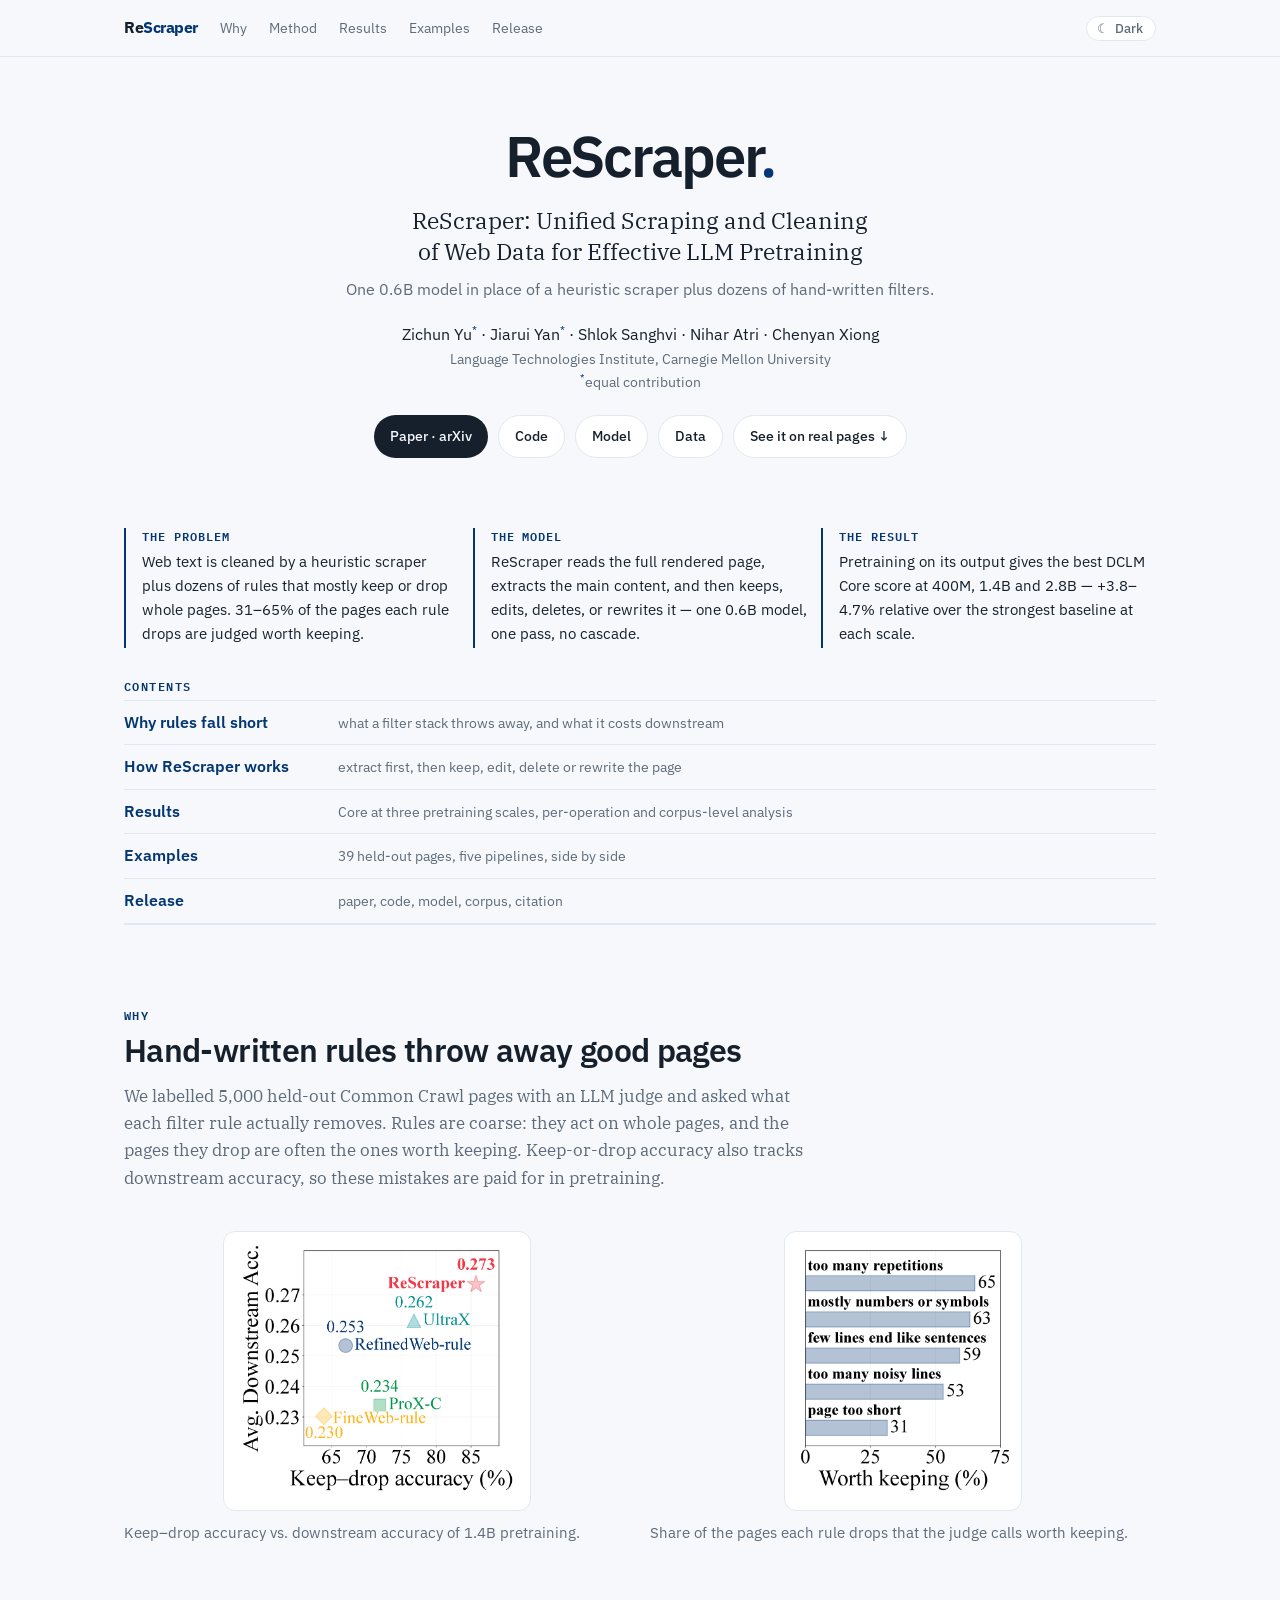
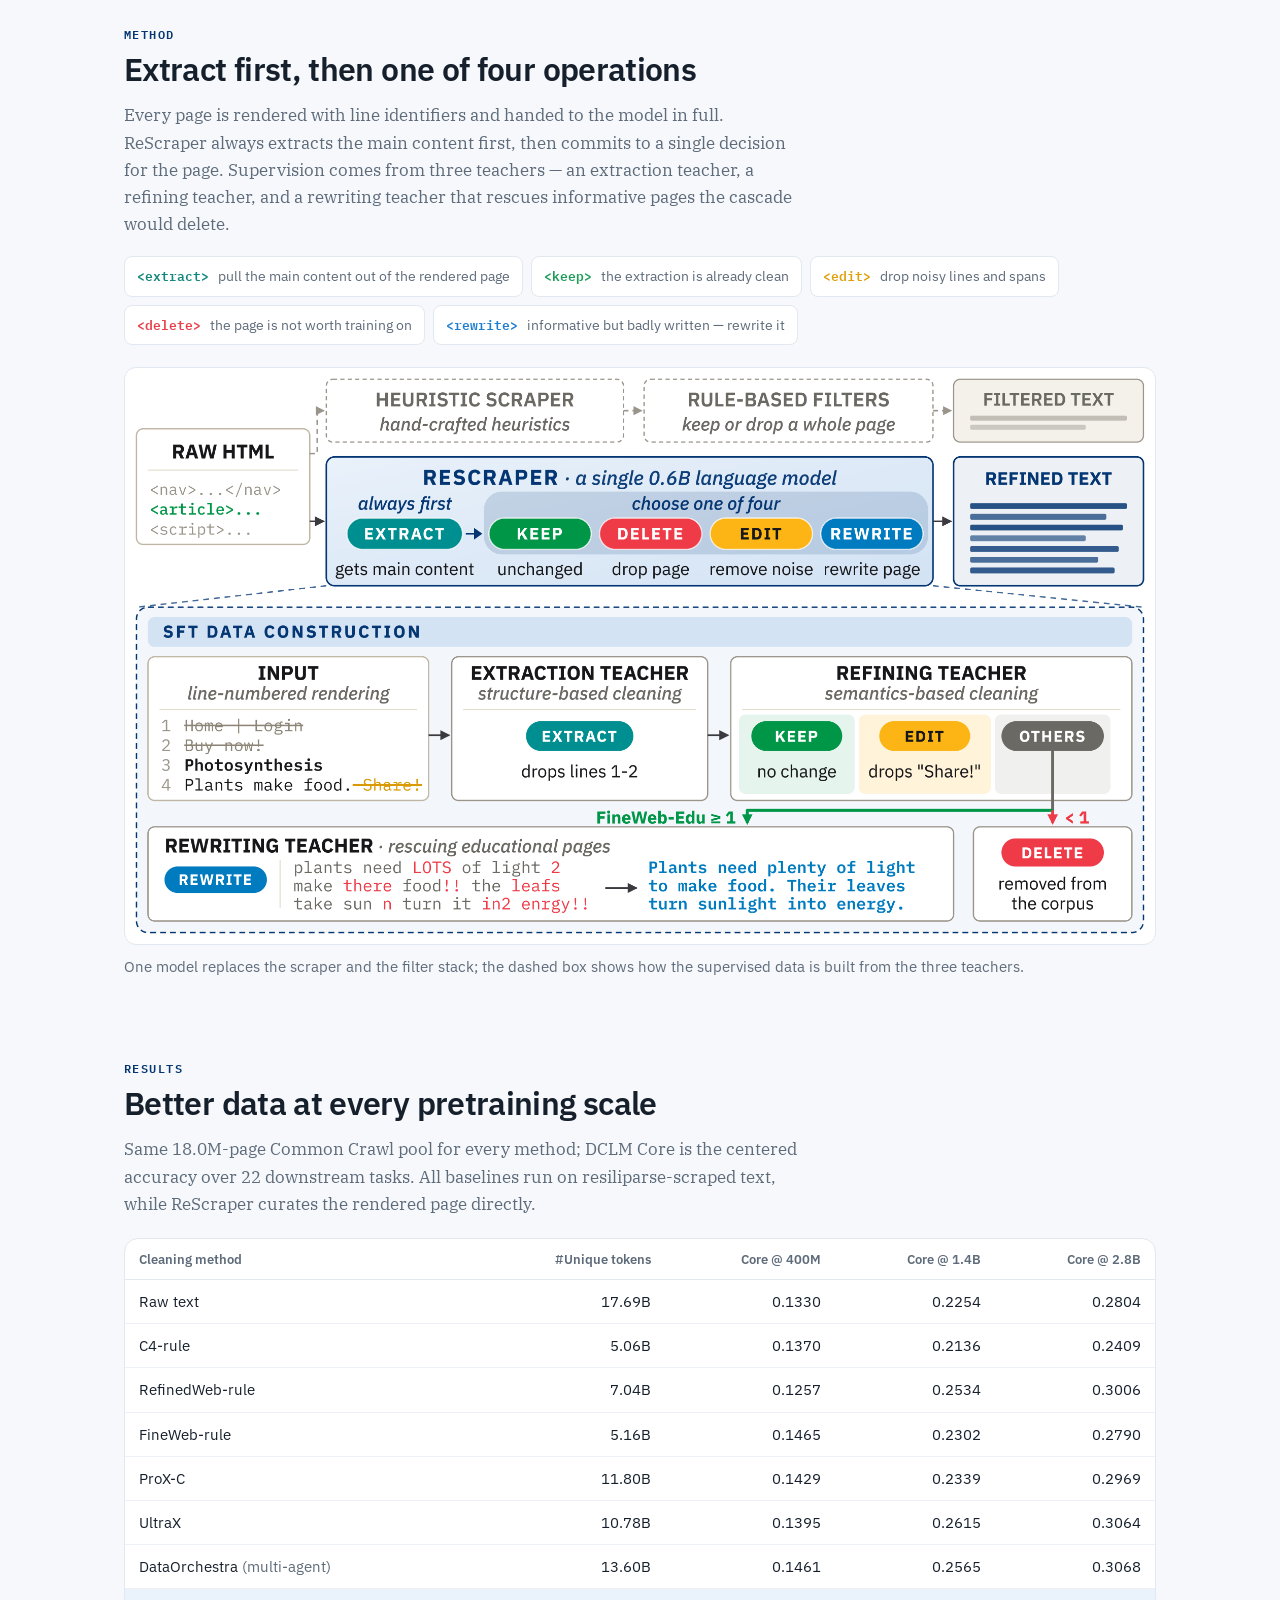
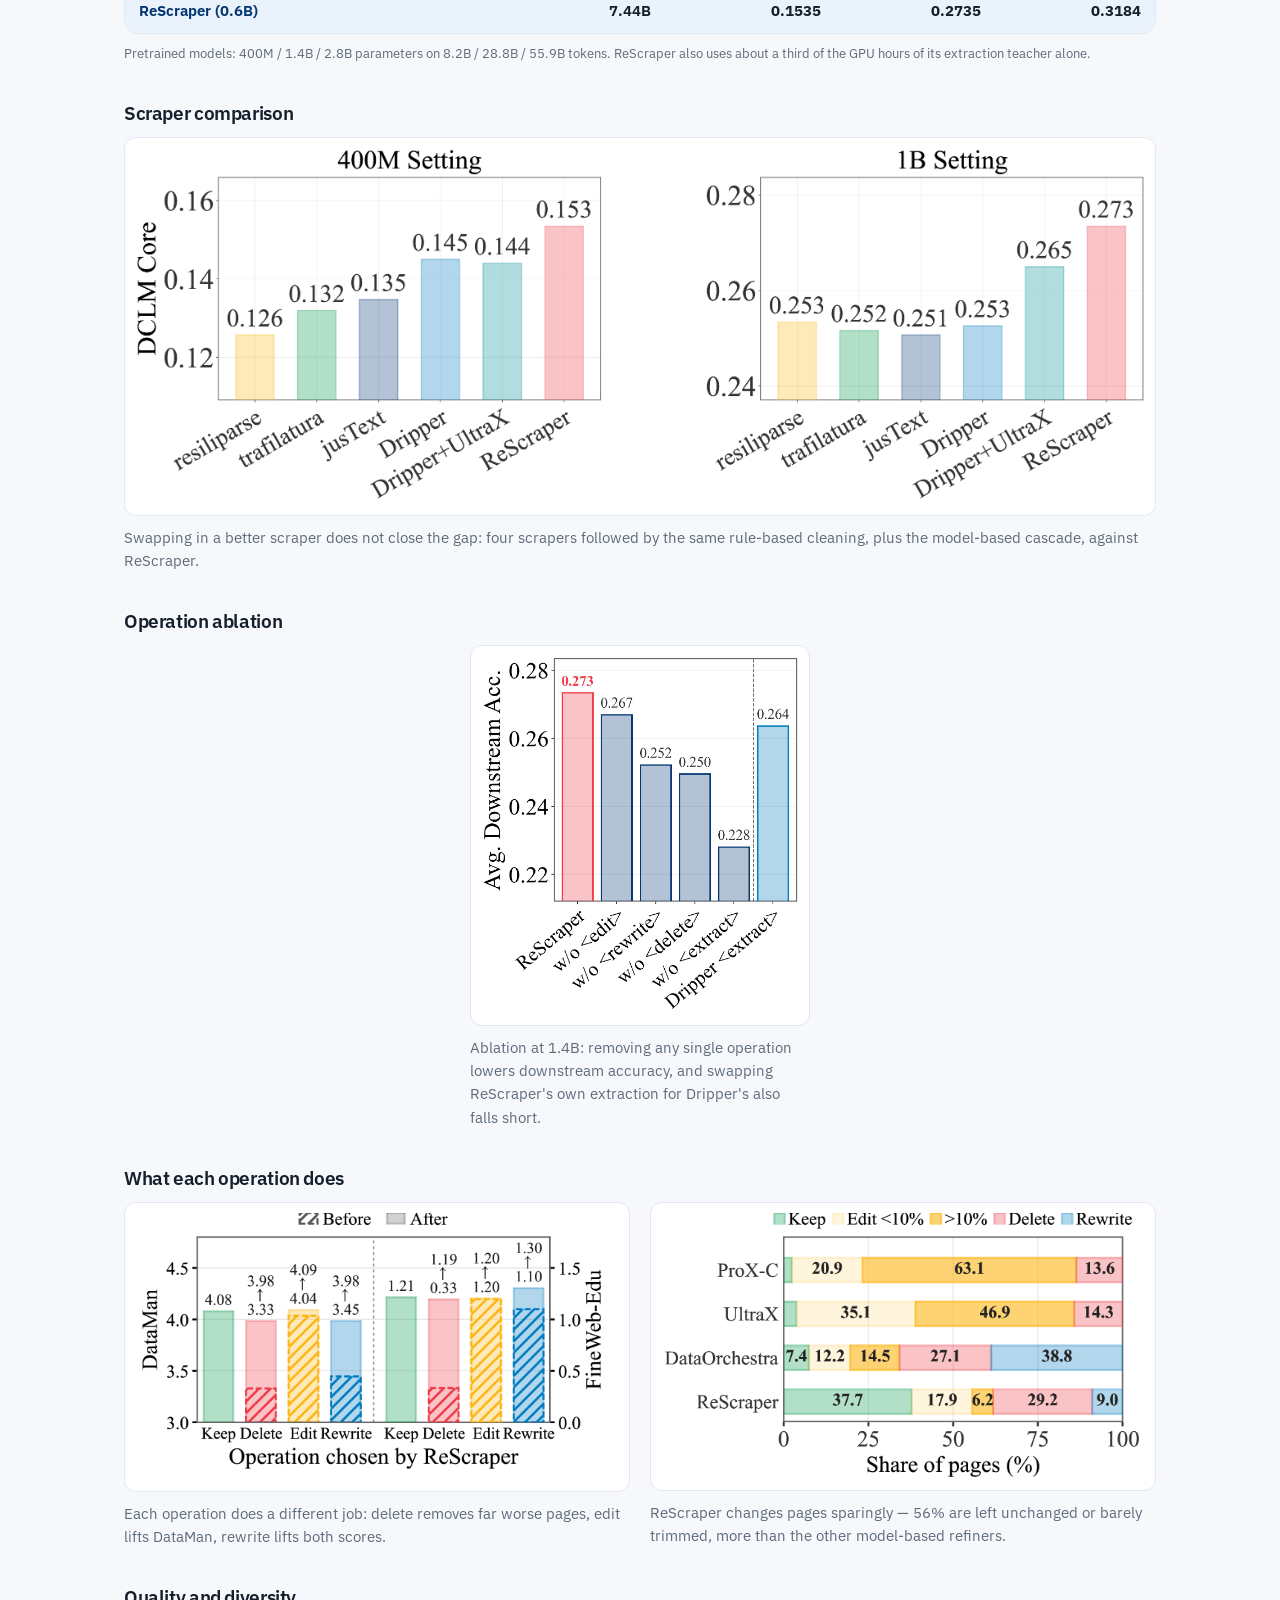
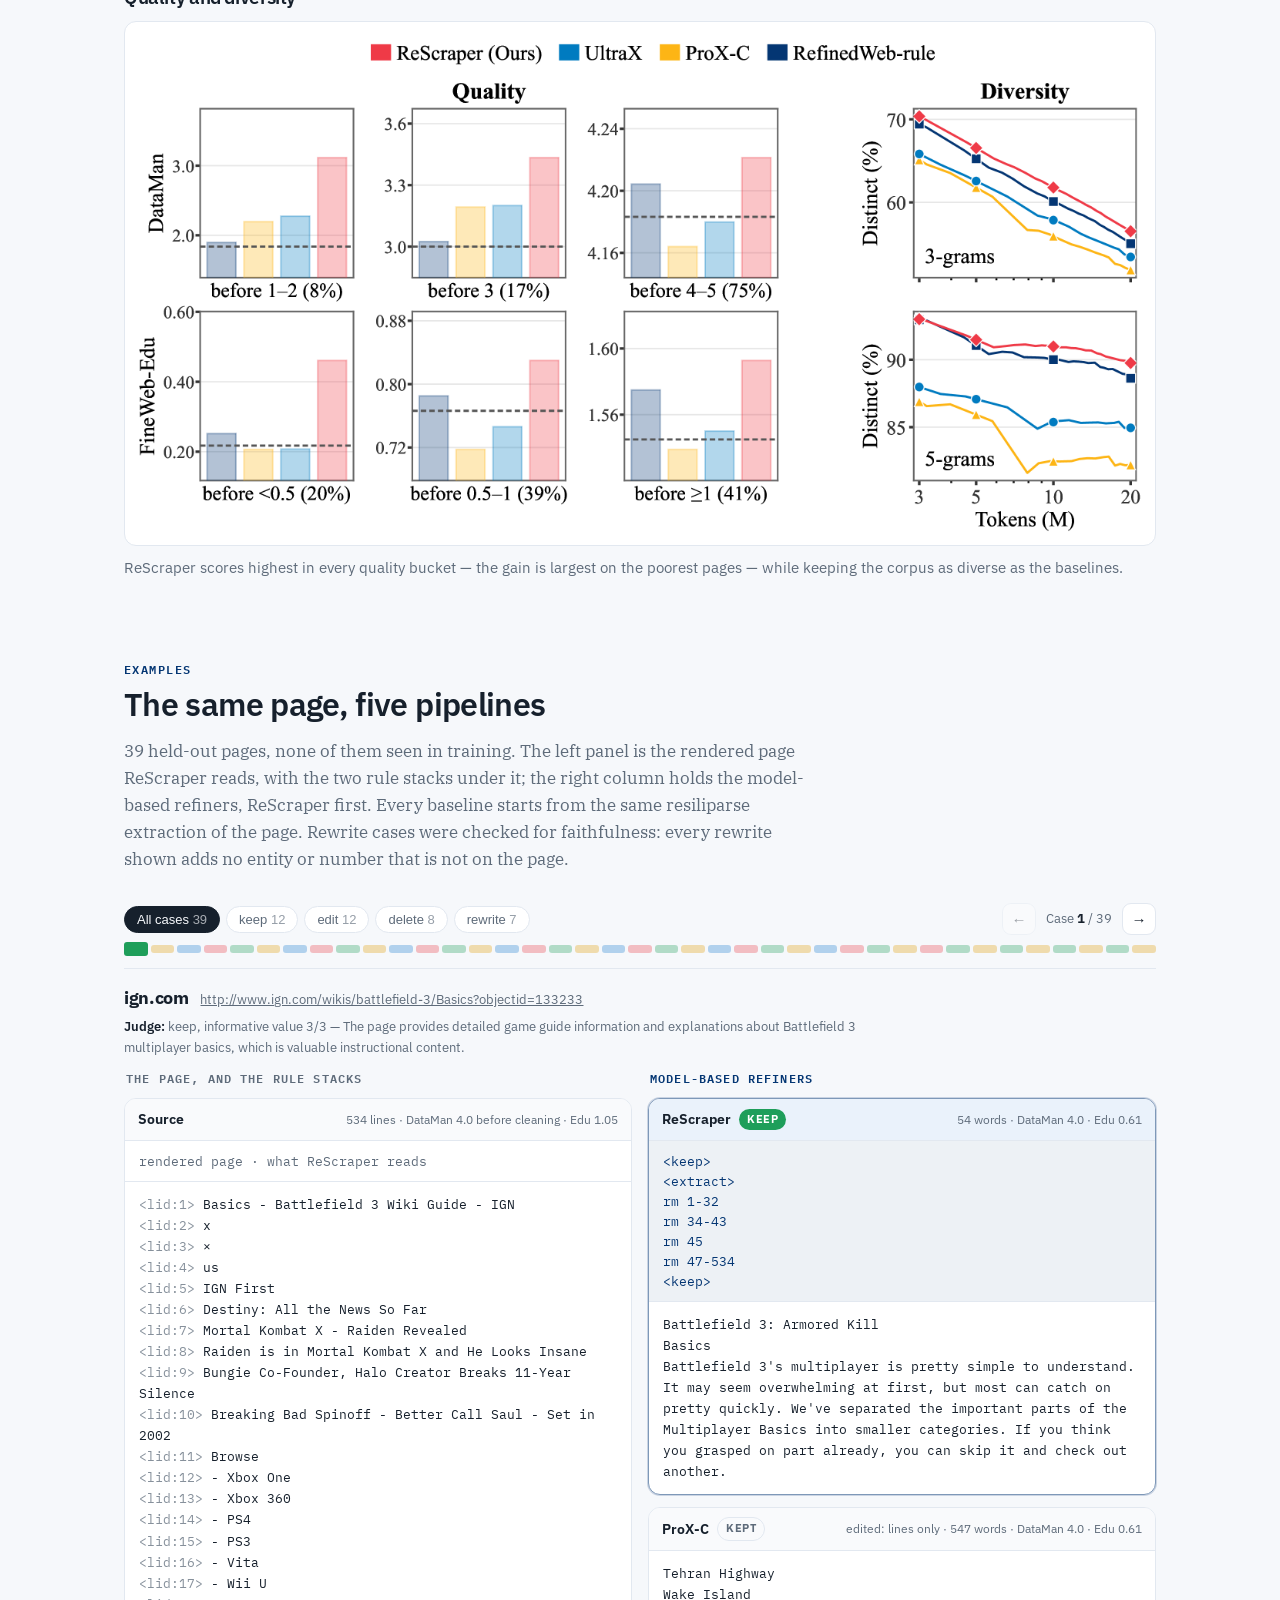
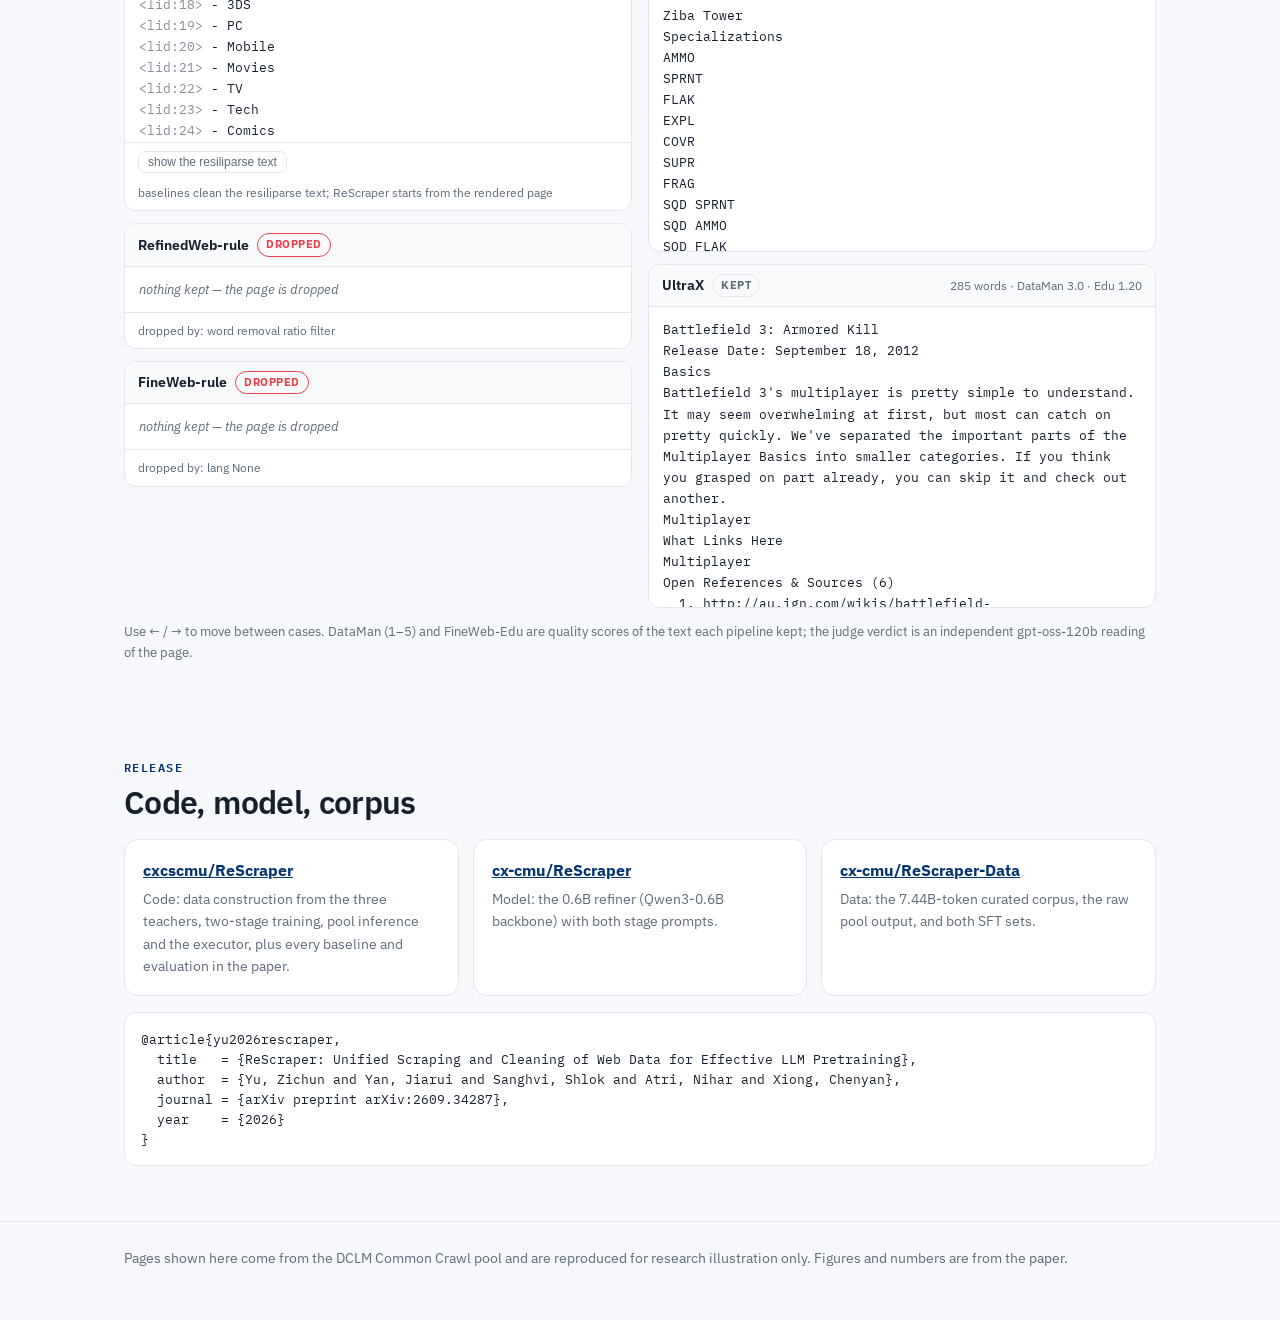
<file: docs/index.html>
<!doctype html>
<html lang="en">
<head>
<meta charset="utf-8">
<meta name="viewport" content="width=device-width, initial-scale=1">
<title>ReScraper</title>
<meta name="description" content="ReScraper replaces the heuristic scraper and the rule-based filter stack with a single 0.6B language model that extracts, keeps, edits, deletes, or rewrites each web page.">
<meta property="og:type" content="website">
<meta property="og:site_name" content="ReScraper">
<meta property="og:url" content="https://cxcscmu.github.io/ReScraper/">
<meta property="og:title" content="ReScraper: Unified Scraping and Cleaning of Web Data for Effective LLM Pretraining">
<meta property="og:description" content="One 0.6B model replaces the heuristic scraper and the rule-based filter stack, and wins DCLM Core at 400M, 1.4B and 2.8B.">
<meta property="og:image" content="https://cxcscmu.github.io/ReScraper/assets/figs/card.png">
<meta property="og:image:width" content="1200">
<meta property="og:image:height" content="630">
<meta property="og:image:alt" content="ReScraper leads every baseline on keep-drop accuracy and downstream accuracy; 31-65% of the pages each rule drops are worth keeping">
<meta name="twitter:card" content="summary_large_image">
<meta name="twitter:title" content="ReScraper: Unified Scraping and Cleaning of Web Data for Effective LLM Pretraining">
<meta name="twitter:description" content="One 0.6B model replaces the heuristic scraper and the rule-based filter stack, and wins DCLM Core at 400M, 1.4B and 2.8B.">
<meta name="twitter:image" content="https://cxcscmu.github.io/ReScraper/assets/figs/card.png">
<link rel="icon" href="data:image/svg+xml,<svg xmlns='http://www.w3.org/2000/svg' viewBox='0 0 100 100'><text y='.9em' font-size='90'>🧹</text></svg>">
<link rel="preconnect" href="https://fonts.googleapis.com">
<link rel="preconnect" href="https://fonts.gstatic.com" crossorigin>
<link href="https://fonts.googleapis.com/css2?family=IBM+Plex+Mono:wght@400;600&family=IBM+Plex+Sans:wght@400;500;600;700&family=IBM+Plex+Serif:ital,wght@0,400;0,600;1,400&display=swap" rel="stylesheet">
<link rel="stylesheet" href="assets/style.css">
</head>
<body>

<nav>
  <div class="wrap">
    <a class="brand" href="#top">Re<span>Scraper</span></a>
    <a class="link" href="#why">Why</a>
    <a class="link" href="#method">Method</a>
    <a class="link" href="#results">Results</a>
    <a class="link" href="#examples">Examples</a>
    <a class="link" href="#release">Release</a>
    <span class="sp"></span>
    <button id="theme" type="button" aria-pressed="false"><span id="theme-ico">☾</span><span id="theme-txt">Dark</span></button>
  </div>
</nav>

<header class="hero" id="top">
  <div class="wrap">
    <h1>ReScraper<span class="dot">.</span></h1>
    <p class="sub">ReScraper: Unified Scraping and Cleaning of Web Data for Effective LLM
      Pretraining</p>
    <p class="tag">One 0.6B model in place of a heuristic scraper plus dozens of hand-written
      filters.</p>
    <p class="authors">Zichun Yu<sup>*</sup> · Jiarui Yan<sup>*</sup> · Shlok Sanghvi · Nihar Atri ·
      Chenyan Xiong<br>
      <span class="affil">Language Technologies Institute, Carnegie Mellon University<br>
        <sup>*</sup>equal contribution</span></p>
    <div class="links">
      <a href="https://arxiv.org/abs/2609.34287">Paper · arXiv</a>
      <a class="ghost" href="https://github.com/cxcscmu/ReScraper">Code</a>
      <a class="ghost" href="https://huggingface.co/cx-cmu/ReScraper">Model</a>
      <a class="ghost" href="https://huggingface.co/datasets/cx-cmu/ReScraper-Data">Data</a>
      <a class="ghost" href="#examples">See it on real pages ↓</a>
    </div>
  </div>
</header>

<section id="short">
  <div class="wrap">
    <div class="short">
      <div class="item">
        <b>The problem</b>
        <p>Web text is cleaned by a heuristic scraper plus dozens of rules that mostly keep or drop
          whole pages. 31–65% of the pages each rule drops are judged worth keeping.</p>
      </div>
      <div class="item">
        <b>The model</b>
        <p>ReScraper reads the full rendered page, extracts the main content, and then keeps, edits,
          deletes, or rewrites it — one 0.6B model, one pass, no cascade.</p>
      </div>
      <div class="item">
        <b>The result</b>
        <p>Pretraining on its output gives the best DCLM Core score at 400M, 1.4B and 2.8B —
          +3.8–4.7% relative over the strongest baseline at each scale.</p>
      </div>
    </div>

    <nav class="toc" aria-label="Contents">
      <p class="eyebrow">Contents</p>
      <ol>
        <li><a href="#why">Why rules fall short</a><span>what a filter stack throws away, and what it costs downstream</span></li>
        <li><a href="#method">How ReScraper works</a><span>extract first, then keep, edit, delete or rewrite the page</span></li>
        <li><a href="#results">Results</a><span>Core at three pretraining scales, per-operation and corpus-level analysis</span></li>
        <li><a href="#examples">Examples</a><span>39 held-out pages, five pipelines, side by side</span></li>
        <li><a href="#release">Release</a><span>paper, code, model, corpus, citation</span></li>
      </ol>
    </nav>
  </div>
</section>

<section id="why">
  <div class="wrap">
    <p class="eyebrow">Why</p>
    <h2>Hand-written rules throw away good pages</h2>
    <p class="lead">We labelled 5,000 held-out Common Crawl pages with an LLM judge and asked what
      each filter rule actually removes. Rules are coarse: they act on whole pages, and the pages
      they drop are often the ones worth keeping. Keep-or-drop accuracy also tracks downstream
      accuracy, so these mistakes are paid for in pretraining.</p>
    <div class="two match">
      <figure>
        <img src="assets/figs/keepdrop_vs_core.png" alt="Keep-drop accuracy against downstream Core score">
        <figcaption>Keep–drop accuracy vs. downstream accuracy of 1.4B pretraining.</figcaption>
      </figure>
      <figure>
        <img src="assets/figs/rule_worth_keeping.png" alt="Share of pages each rule drops that are judged worth keeping">
        <figcaption>Share of the pages each rule drops that the judge calls worth keeping.</figcaption>
      </figure>
    </div>
  </div>
</section>

<section id="method">
  <div class="wrap">
    <p class="eyebrow">Method</p>
    <h2>Extract first, then one of four operations</h2>
    <p class="lead">Every page is rendered with line identifiers and handed to the model in full.
      ReScraper always extracts the main content first, then commits to a single decision for the
      page. Supervision comes from three teachers — an extraction teacher, a refining teacher, and a
      rewriting teacher that rescues informative pages the cascade would delete.</p>
    <div class="ops">
      <span class="op extract"><i>&lt;extract&gt;</i><span>pull the main content out of the rendered page</span></span>
      <span class="op keep"><i>&lt;keep&gt;</i><span>the extraction is already clean</span></span>
      <span class="op edit"><i>&lt;edit&gt;</i><span>drop noisy lines and spans</span></span>
      <span class="op delete"><i>&lt;delete&gt;</i><span>the page is not worth training on</span></span>
      <span class="op rewrite"><i>&lt;rewrite&gt;</i><span>informative but badly written — rewrite it</span></span>
    </div>
    <figure>
      <img src="assets/figs/method.png" alt="ReScraper method overview">
      <figcaption>One model replaces the scraper and the filter stack; the dashed box shows how the
        supervised data is built from the three teachers.</figcaption>
    </figure>
  </div>
</section>

<section id="results">
  <div class="wrap">
    <p class="eyebrow">Results</p>
    <h2>Better data at every pretraining scale</h2>
    <p class="lead">Same 18.0M-page Common Crawl pool for every method; DCLM Core is the centered
      accuracy over 22 downstream tasks. All baselines run on resiliparse-scraped text, while
      ReScraper curates the rendered page directly.</p>

    <div class="tablecard">
      <table>
        <thead>
          <tr><th>Cleaning method</th><th>#Unique tokens</th><th>Core @ 400M</th><th>Core @ 1.4B</th><th>Core @ 2.8B</th></tr>
        </thead>
        <tbody>
          <tr><td>Raw text</td><td>17.69B</td><td>0.1330</td><td>0.2254</td><td>0.2804</td></tr>
          <tr><td>C4-rule</td><td>5.06B</td><td>0.1370</td><td>0.2136</td><td>0.2409</td></tr>
          <tr><td>RefinedWeb-rule</td><td>7.04B</td><td>0.1257</td><td>0.2534</td><td>0.3006</td></tr>
          <tr><td>FineWeb-rule</td><td>5.16B</td><td>0.1465</td><td>0.2302</td><td>0.2790</td></tr>
          <tr><td>ProX-C</td><td>11.80B</td><td>0.1429</td><td>0.2339</td><td>0.2969</td></tr>
          <tr><td>UltraX</td><td>10.78B</td><td>0.1395</td><td>0.2615</td><td>0.3064</td></tr>
          <tr><td>DataOrchestra <span style="color:var(--muted)">(multi-agent)</span></td><td>13.60B</td><td>0.1461</td><td>0.2565</td><td>0.3068</td></tr>
          <tr class="ours"><td>ReScraper (0.6B)</td><td>7.44B</td><td class="best">0.1535</td><td class="best">0.2735</td><td class="best">0.3184</td></tr>
        </tbody>
      </table>
    </div>
    <p class="tnote">Pretrained models: 400M / 1.4B / 2.8B parameters on 8.2B / 28.8B / 55.9B tokens.
      ReScraper also uses about a third of the GPU hours of its extraction teacher alone.</p>

    <h3 class="fighead">Scraper comparison</h3>
    <figure>
      <img src="assets/figs/scraper_comparison.png" alt="Core score per scraper followed by rule-based cleaning, versus ReScraper">
      <figcaption>Swapping in a better scraper does not close the gap: four scrapers followed by the
        same rule-based cleaning, plus the model-based cascade, against ReScraper.</figcaption>
    </figure>

    <h3 class="fighead">Operation ablation</h3>
    <figure class="solo">
      <img src="assets/figs/ablation_1b.png" alt="Downstream accuracy at 1.4B when each operation of ReScraper is removed">
      <figcaption>Ablation at 1.4B: removing any single operation lowers downstream accuracy, and
        swapping ReScraper's own extraction for Dripper's also falls short.</figcaption>
    </figure>

    <h3 class="fighead">What each operation does</h3>
    <div class="two">
      <figure>
        <img src="assets/figs/operation_scores.png" alt="Quality scores before and after each operation">
        <figcaption>Each operation does a different job: delete removes far worse pages, edit lifts
          DataMan, rewrite lifts both scores.</figcaption>
      </figure>
      <figure>
        <img src="assets/figs/operation_mix.png" alt="Share of pages per operation for each model-based pipeline">
        <figcaption>ReScraper changes pages sparingly — 56% are left unchanged or barely trimmed,
          more than the other model-based refiners.</figcaption>
      </figure>
    </div>

    <h3 class="fighead">Quality and diversity</h3>
    <figure>
      <img src="assets/figs/quality_diversity.png" alt="Quality by bucket and n-gram diversity">
      <figcaption>ReScraper scores highest in every quality bucket — the gain is largest on the
        poorest pages — while keeping the corpus as diverse as the baselines.</figcaption>
    </figure>
  </div>
</section>

<section id="examples">
  <div class="wrap">
    <p class="eyebrow">Examples</p>
    <h2>The same page, five pipelines</h2>
    <p class="lead">39 held-out pages, none of them seen in training. The left panel is the rendered
      page ReScraper reads, with the two rule stacks under it; the right column holds the
      model-based refiners, ReScraper first. Every baseline starts from the same resiliparse
      extraction of the page.
      Rewrite cases were checked for faithfulness: every rewrite shown adds no entity or number that
      is not on the page.</p>

    <div class="viewer">
      <div class="bar">
        <div class="row">
          <div class="chips" id="chips"></div>
          <span class="sp" style="margin-left:auto"></span>
          <button class="nav-btn" id="prev" title="Previous case">←</button>
          <span class="counter" id="counter"></span>
          <button class="nav-btn" id="next" title="Next case">→</button>
        </div>
        <div class="track" id="track"></div>
      </div>

      <div class="casehead">
        <h3 id="c-domain"></h3>
        <span class="u"><a id="c-url" href="#" target="_blank" rel="noopener"></a></span>
      </div>
      <p class="verdict" id="c-verdict"></p>

      <div class="panels">
        <div class="stack">
          <p class="colhead">The page, and the rule stacks</p>
          <div class="panel self" id="p-source"></div>
          <div class="stack" id="p-rules"></div>
        </div>
        <div class="stack">
          <p class="colhead ours">Model-based refiners</p>
          <div class="stack" id="p-outputs"></div>
        </div>
      </div>
      <p class="hint">Use ← / → to move between cases. DataMan (1–5) and FineWeb-Edu are quality
        scores of the text each pipeline kept; the judge verdict is an independent gpt-oss-120b
        reading of the page.</p>
    </div>
  </div>
</section>

<section id="release">
  <div class="wrap">
    <p class="eyebrow">Release</p>
    <h2>Code, model, corpus</h2>
    <div class="cards">
      <div class="card">
        <b><a href="https://github.com/cxcscmu/ReScraper">cxcscmu/ReScraper</a></b>
        <p>Code: data construction from the three teachers, two-stage training, pool inference and
          the executor, plus every baseline and evaluation in the paper.</p>
      </div>
      <div class="card">
        <b><a href="https://huggingface.co/cx-cmu/ReScraper">cx-cmu/ReScraper</a></b>
        <p>Model: the 0.6B refiner (Qwen3-0.6B backbone) with both stage prompts.</p>
      </div>
      <div class="card">
        <b><a href="https://huggingface.co/datasets/cx-cmu/ReScraper-Data">cx-cmu/ReScraper-Data</a></b>
        <p>Data: the 7.44B-token curated corpus, the raw pool output, and both SFT sets.</p>
      </div>
    </div>
    <pre class="bib">@article{yu2026rescraper,
  title   = {ReScraper: Unified Scraping and Cleaning of Web Data for Effective LLM Pretraining},
  author  = {Yu, Zichun and Yan, Jiarui and Sanghvi, Shlok and Atri, Nihar and Xiong, Chenyan},
  journal = {arXiv preprint arXiv:2609.34287},
  year    = {2026}
}</pre>
  </div>
</section>

<footer>
  <div class="wrap">
    Pages shown here come from the DCLM Common Crawl pool and are reproduced for research
    illustration only. Figures and numbers are from the paper.
  </div>
</footer>

<script src="assets/cases.js"></script>
<script src="assets/app.js"></script>
</body>
</html>
</file>
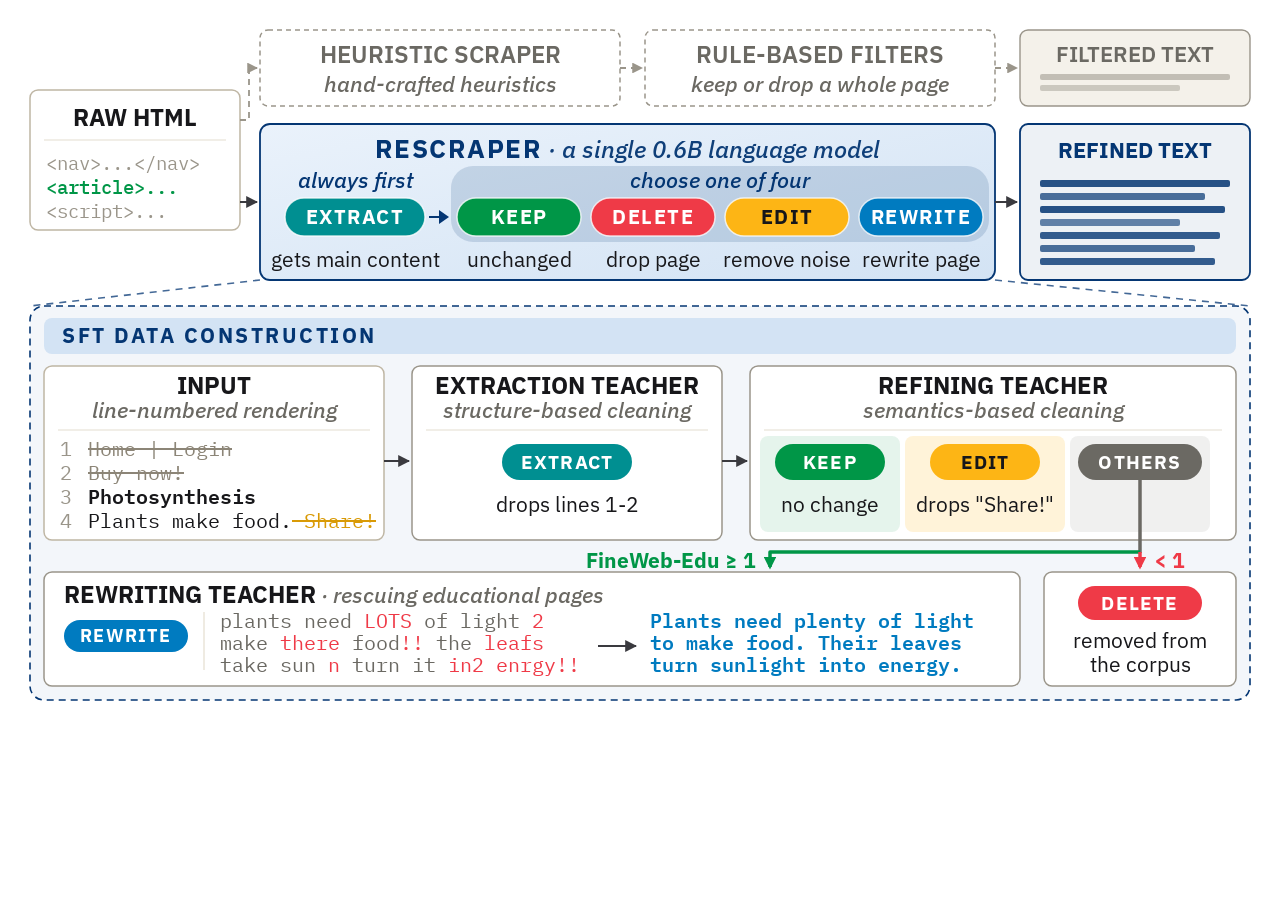
<file: analysis/figure_sources/method_overview.html>
<!doctype html>
<html lang="en">
<head>
<meta charset="utf-8" />
<title>ReScraper Method Figure</title>
<link rel="preconnect" href="https://fonts.googleapis.com">
<link rel="preconnect" href="https://fonts.gstatic.com" crossorigin>
<link href="https://fonts.googleapis.com/css2?family=IBM+Plex+Sans:ital,wght@0,400;0,500;0,600;0,700;1,400;1,500&family=IBM+Plex+Mono:wght@400;500;600;700&display=swap" rel="stylesheet">
<style>
  * { box-sizing: border-box; }
  html, body {
    margin: 0; padding: 0;
    background: #FFFFFF;
    font-family: "IBM Plex Sans", system-ui, sans-serif;
  }
  .figure { background: #FFFFFF; padding: 20px; }
  svg { display: block; width: 100%; height: auto; }
  /* Headless-Chrome PDF export: zero page margin suppresses the date/title/URL
     header and footer; the page is sized to hold the whole figure on one sheet. */
  @page { size: 1800px 1150px; margin: 0; }
</style>
</head>
<body>

<!-- Canvas is 1240 units wide and printed at 0.99\linewidth, so 1 unit is about 0.32pt:
     font-size 19-20 prints at about 6pt, 24 at about 7.7pt, 26 at about 8.3pt. -->
<div class="figure">
  <svg viewBox="0 0 1240 684" preserveAspectRatio="xMidYMid meet">
    <defs>
      <marker id="arr" viewBox="0 0 10 10" refX="9" refY="5" markerWidth="6" markerHeight="6" orient="auto">
        <path d="M0 0 L10 5 L0 10 z" fill="#3A3A3F"/>
      </marker>
      <marker id="arrGray" viewBox="0 0 10 10" refX="9" refY="5" markerWidth="6" markerHeight="6" orient="auto">
        <path d="M0 0 L10 5 L0 10 z" fill="#9A958A"/>
      </marker>
      <marker id="arrRed" viewBox="0 0 10 10" refX="9" refY="5" markerWidth="6" markerHeight="6" orient="auto">
        <path d="M0 0 L10 5 L0 10 z" fill="#EF3A47"/>
      </marker>
      <marker id="arrGreenB" viewBox="0 0 10 10" refX="8" refY="5" markerWidth="3.6" markerHeight="3.6" orient="auto">
        <path d="M0 0 L10 5 L0 10 z" fill="#009647"/>
      </marker>
      <marker id="arrRedB" viewBox="0 0 10 10" refX="8" refY="5" markerWidth="3.6" markerHeight="3.6" orient="auto">
        <path d="M0 0 L10 5 L0 10 z" fill="#EF3A47"/>
      </marker>
      <marker id="arrGreen" viewBox="0 0 10 10" refX="9" refY="5" markerWidth="6" markerHeight="6" orient="auto">
        <path d="M0 0 L10 5 L0 10 z" fill="#009647"/>
      </marker>
      <linearGradient id="refg" x1="0" y1="0" x2="1" y2="1">
        <stop offset="0%" stop-color="#EAF2FB"/>
        <stop offset="100%" stop-color="#D3E3F4"/>
      </linearGradient>
    </defs>

    <!-- ══ RAW HTML (feeds both lanes) ══ -->
    <rect x="10" y="70" width="210" height="140" rx="8" fill="#FFF" stroke="#BFB6A4" stroke-width="1.5"/>
    <text x="115" y="106" text-anchor="middle" font-size="24" font-weight="700" fill="#17171A">RAW HTML</text>
    <line x1="24" y1="120" x2="206" y2="120" stroke="#E4DECF" stroke-width="1.2"/>
    <g font-family="IBM Plex Mono" font-size="19">
      <text x="26" y="150" fill="#9A958A">&lt;nav&gt;...&lt;/nav&gt;</text>
      <text x="26" y="174" fill="#009647" font-weight="500">&lt;article&gt;...</text>
      <text x="26" y="198" fill="#9A958A">&lt;script&gt;...</text>
    </g>

    <!-- ══ TOP LANE: heuristic scraper + rule-based filters (baseline) ══ -->
    <path d="M 220 100 L 229 100 L 229 48 L 237 48" stroke="#9A958A" stroke-width="1.8" stroke-dasharray="6 5" fill="none" marker-end="url(#arrGray)"/>
    <rect x="240" y="10" width="360" height="76" rx="8" fill="#FFF" stroke="#9A958A" stroke-width="1.5" stroke-dasharray="5 4"/>
    <text x="420" y="43" text-anchor="middle" font-size="24" font-weight="600" fill="#6B6963">HEURISTIC SCRAPER</text>
    <text x="420" y="72" text-anchor="middle" font-size="22" font-weight="500" font-style="italic" fill="#6B6963">hand-crafted heuristics</text>

    <path d="M 600 48 L 622 48" stroke="#9A958A" stroke-width="1.8" stroke-dasharray="6 5" fill="none" marker-end="url(#arrGray)"/>
    <rect x="625" y="10" width="350" height="76" rx="8" fill="#FFF" stroke="#9A958A" stroke-width="1.5" stroke-dasharray="5 4"/>
    <text x="800" y="43" text-anchor="middle" font-size="24" font-weight="600" fill="#6B6963">RULE-BASED FILTERS</text>
    <text x="800" y="72" text-anchor="middle" font-size="22" font-weight="500" font-style="italic" fill="#6B6963">keep or drop a whole page</text>

    <path d="M 975 48 L 997 48" stroke="#9A958A" stroke-width="1.8" stroke-dasharray="6 5" fill="none" marker-end="url(#arrGray)"/>
    <rect x="1000" y="10" width="230" height="76" rx="8" fill="#F4F1EA" stroke="#9A958A" stroke-width="1.4"/>
    <text x="1115" y="42" text-anchor="middle" font-size="22" font-weight="600" fill="#6B6963">FILTERED TEXT</text>
    <g transform="translate(1020,54)" fill="#9A958A">
      <rect x="0" y="0" width="190" height="6" rx="2" opacity="0.55"/>
      <rect x="0" y="11" width="140" height="6" rx="2" opacity="0.45"/>
    </g>

    <!-- ══ BOTTOM LANE: ReScraper (ours) ══ -->
    <path d="M 220 182 L 237 182" stroke="#3A3A3F" stroke-width="2" fill="none" marker-end="url(#arr)"/>
    <rect x="240" y="104" width="735" height="156" rx="10" fill="url(#refg)" stroke="#043673" stroke-width="1.8"/>
    <text x="607.5" y="138" text-anchor="middle" fill="#043673">
      <tspan font-size="26" font-weight="700" letter-spacing="1.5">RESCRAPER</tspan><tspan font-size="24" font-weight="500" font-style="italic" opacity="0.95">  &middot;  a single 0.6B language model</tspan>
    </text>

    <!-- step 1: EXTRACT (always) -> step 2: one of KEEP / DELETE / EDIT / REWRITE (colors reused below) -->
    <rect x="265" y="178" width="140" height="38" rx="19" fill="#008F91" stroke="rgba(255,255,255,0.75)" stroke-width="1.5"/>
    <text x="335" y="204" text-anchor="middle" font-size="20" font-weight="700" fill="#FFF" letter-spacing="1.5">EXTRACT</text>
    <text x="335" y="168" text-anchor="middle" font-size="22" font-weight="500" font-style="italic" fill="#043673">always first</text>
    <text x="335" y="247" text-anchor="middle" font-size="21" fill="#17171A">gets main content</text>
    <path d="M 409 197 L 420 197" stroke="#043673" stroke-width="2"/>
    <polygon points="419,190 429,197 419,204" fill="#043673"/>

    <rect x="431" y="146" width="538" height="76" rx="22" fill="rgba(4,54,115,0.15)"/>
    <text x="700" y="168" text-anchor="middle" font-size="22" font-weight="500" font-style="italic" fill="#043673">choose one of four</text>
    <g font-size="20" font-weight="700" fill="#FFF" letter-spacing="1.5" text-anchor="middle">
      <rect x="437" y="178" width="124" height="38" rx="19" fill="#009647" stroke="rgba(255,255,255,0.75)" stroke-width="1.5"/>
      <text x="499" y="204">KEEP</text>
      <rect x="571" y="178" width="124" height="38" rx="19" fill="#EF3A47" stroke="rgba(255,255,255,0.75)" stroke-width="1.5"/>
      <text x="633" y="204">DELETE</text>
      <rect x="705" y="178" width="124" height="38" rx="19" fill="#FDB515" stroke="rgba(255,255,255,0.75)" stroke-width="1.5"/>
      <text x="767" y="204" fill="#17171A">EDIT</text>
      <rect x="839" y="178" width="124" height="38" rx="19" fill="#007BC0" stroke="rgba(255,255,255,0.75)" stroke-width="1.5"/>
      <text x="901" y="204">REWRITE</text>
    </g>
    <g font-size="21" fill="#17171A" text-anchor="middle">
      <text x="499" y="247">unchanged</text>
      <text x="633" y="247">drop page</text>
      <text x="767" y="247">remove noise</text>
      <text x="901" y="247">rewrite page</text>
    </g>

    <path d="M 975 182 L 997 182" stroke="#3A3A3F" stroke-width="2" fill="none" marker-end="url(#arr)"/>
    <rect x="1000" y="104" width="230" height="156" rx="8" fill="rgba(4,54,115,0.07)" stroke="#043673" stroke-width="1.8"/>
    <text x="1115" y="138" text-anchor="middle" font-size="22" font-weight="700" fill="#043673">REFINED TEXT</text>
    <g transform="translate(1020,160)" fill="#043673">
      <rect x="0" y="0"  width="190" height="7" rx="2" opacity="0.85"/>
      <rect x="0" y="13" width="165" height="7" rx="2" opacity="0.7"/>
      <rect x="0" y="26" width="185" height="7" rx="2" opacity="0.85"/>
      <rect x="0" y="39" width="140" height="7" rx="2" opacity="0.6"/>
      <rect x="0" y="52" width="180" height="7" rx="2" opacity="0.8"/>
      <rect x="0" y="65" width="155" height="7" rx="2" opacity="0.7"/>
      <rect x="0" y="78" width="175" height="7" rx="2" opacity="0.8"/>
    </g>

    <g transform="translate(0,24)">
    <!-- ══ CALLOUT: SFT data construction (three teachers) ══ -->
    <path d="M 240 236 L 10 262" stroke="#043673" stroke-width="1.6" stroke-dasharray="7 6" fill="none" opacity="0.75"/>
    <path d="M 975 236 L 1230 262" stroke="#043673" stroke-width="1.6" stroke-dasharray="7 6" fill="none" opacity="0.75"/>
    <rect x="10" y="262" width="1220" height="394" rx="14" fill="#F3F6FA" stroke="#043673" stroke-width="1.6" stroke-dasharray="7 5"/>
    <rect x="24" y="274" width="1192" height="36" rx="8" fill="#D3E3F4"/>
    <text x="42" y="299" font-size="21" font-weight="700" fill="#043673" letter-spacing="2.5">SFT DATA CONSTRUCTION</text>

    <!-- Input: line-numbered rendering, with the removals of both teachers struck through -->
    <rect x="24" y="322" width="340" height="174" rx="8" fill="#FFF" stroke="#BFB6A4" stroke-width="1.5"/>
    <text x="194" y="350" text-anchor="middle" font-size="24" font-weight="700" fill="#17171A">INPUT</text>
    <text x="194" y="374" text-anchor="middle" font-size="22" font-weight="500" font-style="italic" fill="#6B6963">line-numbered rendering</text>
    <line x1="38" y1="386" x2="350" y2="386" stroke="#E4DECF" stroke-width="1.2"/>
    <g font-family="IBM Plex Mono" font-size="20">
      <text x="40" y="412" fill="#9A958A">1</text>
      <text x="40" y="436" fill="#9A958A">2</text>
      <text x="40" y="460" fill="#9A958A">3</text>
      <text x="40" y="484" fill="#9A958A">4</text>
      <text x="68" y="412" fill="#8C8577" text-decoration="line-through">Home | Login</text>
      <text x="68" y="436" fill="#8C8577" text-decoration="line-through">Buy now!</text>
      <text x="68" y="460" fill="#17171A" font-weight="600">Photosynthesis</text>
      <text x="68" y="484" fill="#17171A">Plants make food.<tspan fill="#D99A06" text-decoration="line-through"> Share!</tspan></text>
    </g>

    <path d="M 364 417 L 389 417" stroke="#3A3A3F" stroke-width="2" fill="none" marker-end="url(#arr)"/>

    <!-- Teacher 1: Dripper -> <extract> removals -->
    <rect x="392" y="322" width="310" height="174" rx="8" fill="#FFF" stroke="#9A958A" stroke-width="1.5"/>
    <text x="547" y="350" text-anchor="middle" font-size="24" font-weight="700" fill="#17171A">EXTRACTION TEACHER</text>
    <text x="547" y="374" text-anchor="middle" font-size="22" font-weight="500" font-style="italic" fill="#6B6963">structure-based cleaning</text>
    <line x1="406" y1="386" x2="688" y2="386" stroke="#E4DECF" stroke-width="1.2"/>
    <rect x="482" y="400" width="130" height="36" rx="18" fill="#008F91"/>
    <text x="547" y="425" text-anchor="middle" font-size="19" font-weight="700" fill="#FFF" letter-spacing="1.2">EXTRACT</text>
    <text x="547" y="468" text-anchor="middle" font-size="21" fill="#17171A">drops lines 1-2</text>

    <path d="M 702 417 L 727 417" stroke="#3A3A3F" stroke-width="2" fill="none" marker-end="url(#arr)"/>

    <!-- Teacher 2: Qwen3.8-27B -> keep / edit / others; OTHERS (its deletion marker) is split by FineWeb-Edu into rewrite or delete -->
    <rect x="730" y="322" width="486" height="174" rx="8" fill="#FFF" stroke="#9A958A" stroke-width="1.5"/>
    <text x="973" y="350" text-anchor="middle" font-size="24" font-weight="700" fill="#17171A">REFINING TEACHER</text>
    <text x="973" y="374" text-anchor="middle" font-size="22" font-weight="500" font-style="italic" fill="#6B6963">semantics-based cleaning</text>
    <line x1="744" y1="386" x2="1202" y2="386" stroke="#E4DECF" stroke-width="1.2"/>
    <rect x="740" y="392" width="140" height="96" rx="8" fill="rgba(0,150,71,0.10)"/>
    <rect x="885" y="392" width="160" height="96" rx="8" fill="rgba(253,181,21,0.16)"/>
    <rect x="1050" y="392" width="140" height="96" rx="8" fill="rgba(107,105,99,0.10)"/>
    <g font-size="19" font-weight="700" fill="#FFF" letter-spacing="1.2" text-anchor="middle">
      <rect x="755" y="400" width="110" height="36" rx="18" fill="#009647"/>
      <text x="810" y="425">KEEP</text>
      <rect x="910" y="400" width="110" height="36" rx="18" fill="#FDB515"/>
      <text x="965" y="425" fill="#17171A">EDIT</text>
      <rect x="1058" y="400" width="124" height="36" rx="18" fill="#6B6963"/>
      <text x="1120" y="425">OTHERS</text>
    </g>
    <g font-size="21" fill="#17171A" text-anchor="middle">
      <text x="810" y="468">no change</text>
      <text x="965" y="468">drops "Share!"</text>
    </g>

    <!-- DELETE branch: FineWeb-Edu >= 1 goes to RePro, the rest stays deleted -->
    <path d="M 1120 436 L 1120 509" stroke="#6B6963" stroke-width="3.5" fill="none"/>
    <path d="M 1120 508 L 750 508 L 750 523" stroke="#009647" stroke-width="3.5" stroke-linejoin="round" fill="none" marker-end="url(#arrGreenB)"/>
    <text x="736" y="524" text-anchor="end" font-size="21" font-weight="700" fill="#009647">FineWeb-Edu ≥ 1</text>
    <path d="M 1120 508 L 1120 523" stroke="#EF3A47" stroke-width="3.5" fill="none" marker-end="url(#arrRedB)"/>
    <text x="1134" y="524" font-size="21" font-weight="700" fill="#EF3A47">&lt; 1</text>

    <!-- Teacher 3: RePro -> <rewrite> (a second, poorly written educational page that the semantic step deleted) -->
    <rect x="24" y="528" width="976" height="114" rx="8" fill="#FFF" stroke="#9A958A" stroke-width="1.5"/>
    <text x="44" y="559" fill="#17171A"><tspan font-size="24" font-weight="700">REWRITING TEACHER</tspan><tspan font-size="22" font-weight="500" font-style="italic" fill="#6B6963">  &middot;  rescuing educational pages</tspan></text>
    <rect x="44" y="576" width="124" height="32" rx="16" fill="#007BC0"/>
    <text x="106" y="598" text-anchor="middle" font-size="18" font-weight="700" fill="#FFF" letter-spacing="1.2">REWRITE</text>
    <line x1="184" y1="568" x2="184" y2="626" stroke="#E4DECF" stroke-width="1.2"/>
    <g font-family="IBM Plex Mono" font-size="20" fill="#6B6963">
      <text x="200" y="584">plants need <tspan fill="#EF3A47">LOTS</tspan> of light <tspan fill="#EF3A47">2</tspan></text>
      <text x="200" y="606">make <tspan fill="#EF3A47">there</tspan> food<tspan fill="#EF3A47">!!</tspan> the <tspan fill="#EF3A47">leafs</tspan></text>
      <text x="200" y="628">take sun <tspan fill="#EF3A47">n</tspan> turn it <tspan fill="#EF3A47">in2 enrgy!!</tspan></text>
    </g>
    <path d="M 578 602 L 616 602" stroke="#3A3A3F" stroke-width="2" fill="none" marker-end="url(#arr)"/>
    <g font-family="IBM Plex Mono" font-size="20" fill="#007BC0" font-weight="600">
      <text x="630" y="584">Plants need plenty of light</text>
      <text x="630" y="606">to make food. Their leaves</text>
      <text x="630" y="628">turn sunlight into energy.</text>
    </g>

    <!-- Pages below the rescue threshold stay deleted -->
    <rect x="1024" y="528" width="192" height="114" rx="8" fill="#FFF" stroke="#9A958A" stroke-width="1.5"/>
    <rect x="1058" y="542" width="124" height="34" rx="17" fill="#EF3A47"/>
    <text x="1120" y="566" text-anchor="middle" font-size="19" font-weight="700" fill="#FFF" letter-spacing="1.2">DELETE</text>
    <text x="1120" y="604" text-anchor="middle" font-size="21" fill="#17171A">removed from</text>
    <text x="1120" y="628" text-anchor="middle" font-size="21" fill="#17171A">the corpus</text>
    </g>
  </svg>
</div>

</body>
</html>
</file>
<file: docs/assets/style.css>
/* ReScraper project page */
:root {
  --navy: #043673;
  --navy-soft: #1d5fa8;
  --ink: #16202c;
  --muted: #5e6b7a;
  --bg: #f6f8fb;
  --card: #ffffff;
  --line: #e2e8f0;
  --tint: #eaf2fb;
  --keep: #1e9e5a;
  --edit: #e0a008;
  --delete: #e8404a;
  --rewrite: #1e7fd0;
  --extract: #12887b;
  --mono: "IBM Plex Mono", ui-monospace, SFMono-Regular, Menlo, Consolas, monospace;
  --sans: "IBM Plex Sans", -apple-system, BlinkMacSystemFont, "Segoe UI", Helvetica, Arial, sans-serif;
  --serif: "IBM Plex Serif", Georgia, "Times New Roman", serif;
}
:root:not([data-theme="light"]) {
  color-scheme: light dark;
}
@media (prefers-color-scheme: dark) {
  :root:not([data-theme="light"]) {
    --navy: #8ab6ea;
    --navy-soft: #a9cbf2;
    --ink: #e6ecf3;
    --muted: #93a3b5;
    --bg: #0e141d;
    --card: #151d29;
    --line: #26313f;
    --tint: #16283d;
    --keep: #35b673;
    --edit: #eab308;
    --delete: #f2616a;
    --rewrite: #57a4ea;
    --extract: #2aa89a;
  }
}
:root[data-theme="dark"] {
  --navy: #8ab6ea;
  --navy-soft: #a9cbf2;
  --ink: #e6ecf3;
  --muted: #93a3b5;
  --bg: #0e141d;
  --card: #151d29;
  --line: #26313f;
  --tint: #16283d;
  --keep: #35b673;
  --edit: #eab308;
  --delete: #f2616a;
  --rewrite: #57a4ea;
  --extract: #2aa89a;
}

* { box-sizing: border-box; }
html { scroll-behavior: smooth; scroll-padding-top: 64px; }
body {
  margin: 0;
  background: var(--bg);
  color: var(--ink);
  font: 400 16px/1.6 var(--sans);
  -webkit-font-smoothing: antialiased;
}
a { color: var(--navy); }
h1, h2, h3 { line-height: 1.2; letter-spacing: -0.02em; margin: 0; }
p { margin: 0 0 1em; }
.wrap { max-width: 1080px; margin: 0 auto; padding: 0 24px; }
.narrow { max-width: 760px; }

/* nav ------------------------------------------------------------------ */
nav {
  position: sticky; top: 0; z-index: 50;
  backdrop-filter: blur(10px);
  background: color-mix(in srgb, var(--bg) 86%, transparent);
  border-bottom: 1px solid var(--line);
}
nav .wrap { display: flex; align-items: center; gap: 22px; height: 56px; }
nav .brand { font-weight: 700; letter-spacing: -0.03em; color: var(--ink); text-decoration: none; }
nav .brand span { color: var(--navy); }
nav a.link { color: var(--muted); text-decoration: none; font-size: 14px; }
nav a.link:hover { color: var(--ink); }
nav .sp { margin-left: auto; }
#theme {
  display: inline-flex; align-items: center; gap: 6px;
  border: 1px solid var(--line); background: var(--card); color: var(--muted);
  border-radius: 999px; padding: 5px 12px 5px 10px; cursor: pointer;
  font: 500 13px/1 var(--sans);
}
#theme:hover { color: var(--ink); border-color: var(--muted); }
#theme span:first-child { font-size: 13px; }

/* hero ----------------------------------------------------------------- */
header.hero { padding: 64px 0 28px; text-align: center; }
header.hero h1 { font-size: clamp(38px, 6vw, 58px); font-weight: 600; letter-spacing: -0.035em; }
header.hero h1 .dot { color: var(--navy); }
header.hero .sub {
  font-family: var(--serif); font-size: clamp(18px, 2.4vw, 23px);
  color: var(--ink); margin: 14px auto 0; max-width: 760px; line-height: 1.35;
  text-wrap: balance;
}
header.hero .tag {
  color: var(--muted); font-size: 16px; margin: 10px auto 0; max-width: 620px;
}
header.hero .authors { color: var(--ink); font-size: 15.5px; margin-top: 20px; line-height: 1.5; }
header.hero .authors .affil { color: var(--muted); font-size: 14px; }
header.hero .authors sup { font-size: .72em; color: var(--navy); }
.links { display: flex; flex-wrap: wrap; gap: 10px; justify-content: center; margin-top: 22px; }
.links a {
  display: inline-flex; align-items: center; gap: 7px;
  background: var(--ink); color: var(--bg); text-decoration: none;
  padding: 9px 16px; border-radius: 999px; font-size: 14px; font-weight: 500;
}
.links a.ghost { background: var(--card); color: var(--ink); border: 1px solid var(--line); }
.links a.soon { opacity: .55; }
.links a:hover { transform: translateY(-1px); }

/* contents -------------------------------------------------------------- */
.toc { margin-top: 32px; }
.toc .eyebrow { margin-bottom: 8px; }
.toc ol { list-style: none; margin: 0; padding: 0; }
.toc li {
  display: flex; flex-wrap: wrap; align-items: baseline; gap: 4px 14px;
  padding: 9px 0; border-top: 1px solid var(--line);
}
.toc li:last-child { border-bottom: 1px solid var(--line); }
.toc li a { font-weight: 600; text-decoration: none; min-width: 200px; }
.toc li a:hover { text-decoration: underline; }
.toc li span { color: var(--muted); font-size: 14px; }

/* sections -------------------------------------------------------------- */
section { padding: 42px 0; }
.eyebrow {
  font: 600 12px/1 var(--mono); letter-spacing: .12em; text-transform: uppercase;
  color: var(--navy); margin-bottom: 10px;
}
section h2 {
  font-size: clamp(24px, 3.4vw, 32px); font-weight: 600; margin-bottom: 14px; text-wrap: balance;
}
section p.lead { color: var(--muted); max-width: 68ch; font-family: var(--serif); font-size: 17px; }

.short { display: grid; gap: 14px; grid-template-columns: repeat(3, 1fr); }
.short .item { border-left: 2px solid var(--navy); padding: 2px 0 2px 16px; }
.short .item b {
  display: block; font: 600 12px/1 var(--mono); letter-spacing: .08em; text-transform: uppercase;
  color: var(--navy); margin-bottom: 8px;
}
.short .item p { margin: 0; font-size: 15px; color: var(--ink); }

.ops { display: flex; flex-wrap: wrap; gap: 8px; margin: 18px 0 6px; }
.op {
  display: inline-flex; align-items: baseline; gap: 9px; font-size: 14px;
  border: 1px solid var(--line); background: var(--card); border-radius: 8px; padding: 8px 12px;
}
.op i { font: 600 12.5px/1 var(--mono); font-style: normal; }
.op span { color: var(--muted); }
.op.keep i { color: var(--keep); } .op.edit i { color: var(--edit); }
.op.delete i { color: var(--delete); } .op.rewrite i { color: var(--rewrite); }
.op.extract i { color: var(--extract); }

figure { margin: 22px 0 0; }
figure img {
  width: 100%; display: block; border-radius: 12px; border: 1px solid var(--line);
  background: #fff; padding: 10px;
}
figure figcaption { color: var(--muted); font-size: 15px; line-height: 1.55; margin-top: 10px; }
.two { display: grid; grid-template-columns: 1fr 1fr; gap: 20px; }
/* a single square plot: keep it about the width of one column of .two */
figure.solo { max-width: 340px; margin: 22px auto 0; }
/* subheads above each results figure */
h3.fighead { font-size: 19px; font-weight: 600; margin: 38px 0 0; }
h3.fighead + figure, h3.fighead + .two > figure { margin-top: 12px; }
/* two plots drawn at the same height in the paper: match that height here too */
.two.match figure { display: flex; flex-direction: column; margin-top: 22px; }
.two.match figure img { height: clamp(190px, 24vw, 280px); width: auto; max-width: 100%; margin: 0 auto; }

/* table ----------------------------------------------------------------- */
.tablecard {
  background: var(--card); border: 1px solid var(--line); border-radius: 14px;
  overflow-x: auto; margin-top: 20px;
}
table { border-collapse: collapse; width: 100%; font-size: 14.5px; min-width: 520px; }
th, td { padding: 10px 14px; text-align: right; white-space: nowrap; }
th:first-child, td:first-child { text-align: left; }
thead th { font-size: 12.5px; color: var(--muted); font-weight: 600; border-bottom: 1px solid var(--line); }
tbody tr + tr td { border-top: 1px solid color-mix(in srgb, var(--line) 60%, transparent); }
tbody tr.ours { background: var(--tint); font-weight: 650; }
tbody tr.ours td:first-child { color: var(--navy); }
td.best { font-weight: 700; }
.tnote { color: var(--muted); font-size: 13px; margin-top: 10px; }

/* case viewer ------------------------------------------------------------ */
.viewer { margin-top: 20px; }
.bar {
  position: sticky; top: 56px; z-index: 20; background: var(--bg);
  padding: 10px 0 12px; border-bottom: 1px solid var(--line);
}
.bar .row { display: flex; align-items: center; gap: 10px; flex-wrap: wrap; }
.chips { display: flex; gap: 6px; flex-wrap: wrap; }
.chip {
  border: 1px solid var(--line); background: var(--card); color: var(--muted);
  border-radius: 999px; padding: 5px 12px; font-size: 13px; cursor: pointer;
}
.chip[aria-pressed="true"] { background: var(--ink); color: var(--bg); border-color: var(--ink); }
.nav-btn {
  border: 1px solid var(--line); background: var(--card); color: var(--ink);
  border-radius: 9px; width: 34px; height: 32px; font-size: 15px; cursor: pointer;
}
.nav-btn:disabled { opacity: .4; cursor: default; }
.counter { font-size: 13px; color: var(--muted); font-variant-numeric: tabular-nums; }
.counter b { color: var(--ink); }
.track { display: flex; gap: 3px; margin-top: 10px; }
.track button {
  flex: 1; height: 8px; border: 0; border-radius: 3px; cursor: pointer; padding: 0;
  background: color-mix(in srgb, var(--dotc, var(--muted)) 32%, transparent);
}
.track button[aria-current="true"] { background: var(--dotc, var(--ink)); height: 14px; margin-top: -3px; }
.track button:hover { background: var(--dotc, var(--ink)); }

.casehead { display: flex; align-items: baseline; gap: 12px; flex-wrap: wrap; margin: 18px 0 4px; }
.casehead h3 { font-size: 18px; }
.casehead .u { font-size: 13px; color: var(--muted); word-break: break-all; }
.casehead .u a { color: var(--muted); }
.verdict { font-size: 13px; color: var(--muted); margin: 6px 0 14px; max-width: 760px; }
.verdict b { color: var(--ink); font-weight: 600; }

.panels { display: grid; grid-template-columns: minmax(0, 1fr) minmax(0, 1fr); gap: 16px; align-items: start; }
.stack { display: grid; gap: 12px; }
.panel { background: var(--card); border: 1px solid var(--line); border-radius: 12px; overflow: hidden; }
.colhead {
  font: 600 11.5px/1 var(--mono); letter-spacing: .1em; text-transform: uppercase;
  color: var(--muted); margin: 0 0 2px 2px;
}
.colhead.ours { color: var(--navy); }
.panel.ours { border-color: color-mix(in srgb, var(--navy) 45%, var(--line)); box-shadow: 0 0 0 1px color-mix(in srgb, var(--navy) 18%, transparent); }
.phead {
  display: flex; align-items: center; gap: 8px; flex-wrap: wrap;
  padding: 9px 13px; border-bottom: 1px solid var(--line);
  background: color-mix(in srgb, var(--line) 22%, var(--card));
}
.panel.ours .phead { background: var(--tint); }
.phead .name { font-weight: 650; font-size: 14px; }
.phead .meta { margin-left: auto; font-size: 12px; color: var(--muted); font-variant-numeric: tabular-nums; }
.pill {
  font-size: 11px; font-weight: 700; letter-spacing: .05em; text-transform: uppercase;
  padding: 2px 8px; border-radius: 999px; color: #fff; background: var(--muted);
}
.pill.keep { background: var(--keep); } .pill.edit { background: var(--edit); color: #3a2c00; }
.pill.delete { background: var(--delete); } .pill.rewrite { background: var(--rewrite); }
.pill.dropped { background: transparent; color: var(--delete); border: 1px solid var(--delete); }
.pill.kept { background: transparent; color: var(--muted); border: 1px solid var(--line); }
.ptext {
  font: 13px/1.62 var(--mono); white-space: pre-wrap; word-break: break-word;
  padding: 12px 14px; max-height: 300px; overflow: auto; margin: 0;
}
.panel.self .ptext { max-height: 560px; }
.panel.expanded .ptext { max-height: none; }
.ptext .lid { color: color-mix(in srgb, var(--muted) 75%, transparent); }
.empty { color: var(--muted); font-style: italic; font-family: var(--sans); }
.pfoot {
  display: flex; gap: 10px; align-items: center; flex-wrap: wrap;
  padding: 8px 13px; border-top: 1px solid var(--line); font-size: 12px; color: var(--muted);
}
.pfoot button {
  border: 1px solid var(--line); background: transparent; color: var(--muted);
  border-radius: 7px; padding: 3px 9px; font-size: 12px; cursor: pointer;
}
.program {
  font: 12.5px/1.6 var(--mono); white-space: pre-wrap; padding: 10px 14px;
  background: color-mix(in srgb, var(--navy) 7%, transparent);
  border-bottom: 1px solid var(--line); color: var(--navy);
}
.hint { font-size: 13px; color: var(--muted); margin-top: 14px; }

/* release / cite ---------------------------------------------------------- */
.cards { display: grid; grid-template-columns: repeat(3, 1fr); gap: 14px; margin-top: 18px; }
.card { background: var(--card); border: 1px solid var(--line); border-radius: 14px; padding: 18px; }
.card b { display: block; margin-bottom: 4px; }
.card p { font-size: 14px; color: var(--muted); margin: 0; }
pre.bib {
  background: var(--card); border: 1px solid var(--line); border-radius: 12px;
  padding: 16px; overflow-x: auto; font: 12.5px/1.6 var(--mono); margin-top: 16px;
}
footer { border-top: 1px solid var(--line); padding: 26px 0 50px; color: var(--muted); font-size: 13.5px; }

@media (max-width: 900px) {
  .short, .cards, .two { grid-template-columns: 1fr; }
  .panels { grid-template-columns: 1fr; }
  .two.match figure img { height: auto; width: 100%; }
  .panel.self .ptext { max-height: 340px; }
}

:focus-visible { outline: 2px solid var(--navy); outline-offset: 2px; border-radius: 4px; }
@media (prefers-reduced-motion: reduce) { * { transition: none !important; animation: none !important; } }
.links a { transition: transform .12s ease; }
</file>
